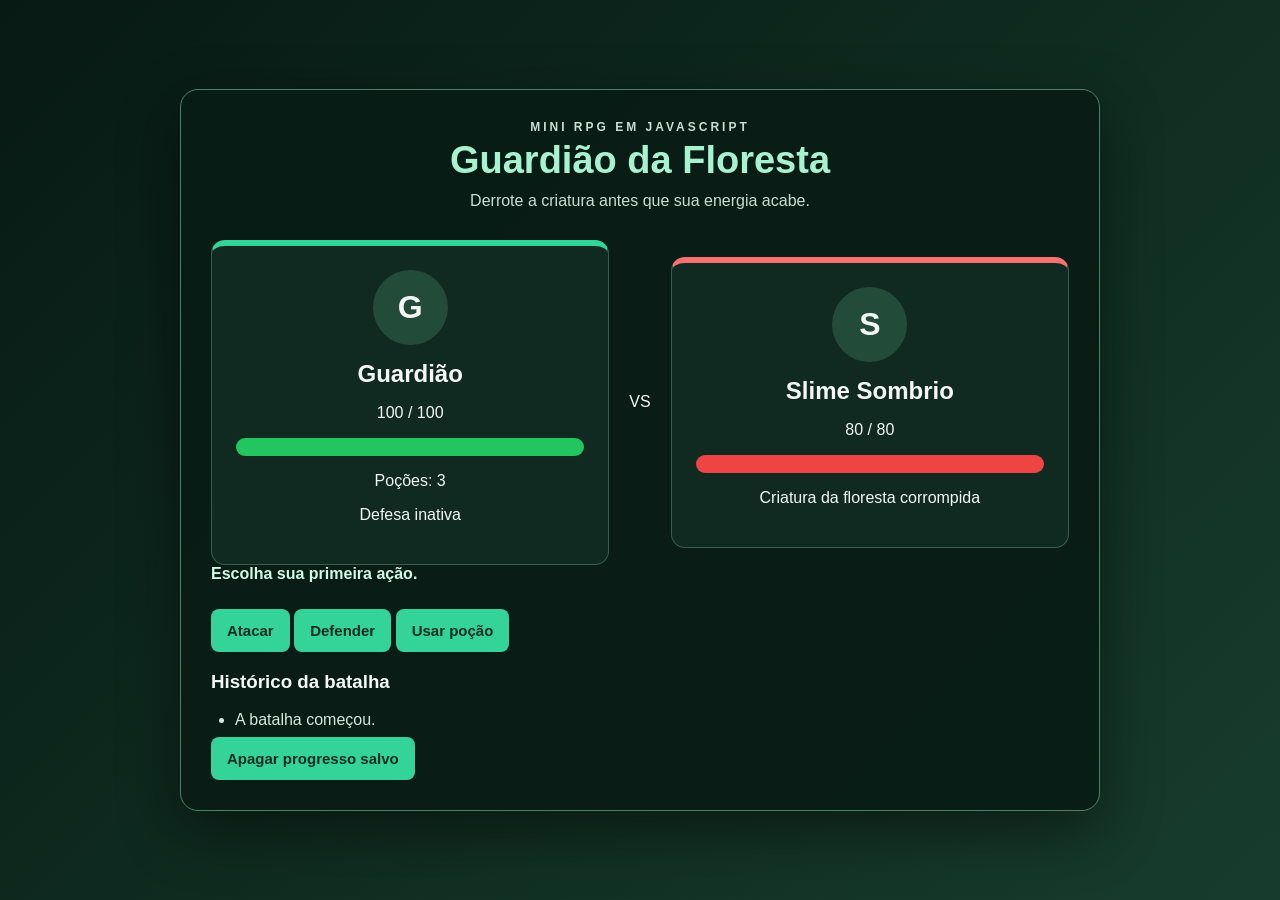
<file: index.html>
<!DOCTYPE html>
<html lang="pt-BR">
<head>
    <meta charset="UTF-8">
    <meta name="viewport" content="width=device-width, initial-scale=1.0">
    <title>Guardião da Floresta</title>
    <link rel="stylesheet" href="style.css">
</head>
<body>
    <main class="game-container">
        <header class="game-header">
            <p class="game-subtitle">Mini RPG em JavaScript</p>
            <h1>Guardião da Floresta</h1>
            <p>Derrote a criatura antes que sua energia acabe.</p>
        </header>

        <section class="status-grid">
            <article class="character-card player-card">
                <div class="character-symbol">G</div>
                <h2>Guardião</h2>
                <p id="player-health-text">100 / 100</p>
                <div class="health-track">
                    <div id="player-health-bar" class="health-bar player-health"></div>
                </div>
                <p>Poções: <span id="potion-count">3</span></p>
                <p id="defense-status">Defesa inativa</p>
            </article>

            <div class="vs">VS</div>

            <article class="character-card enemy-card">
                <div class="character-symbol">S</div>
                <h2 id="enemy-name">Slime Sombrio</h2>
                <p id="enemy-health-text">80 / 80</p>
                <div class="health-track">
                    <div id="enemy-health-bar" class="health-bar enemy-health"></div>
                </div>
                <p>Criatura da floresta corrompida</p>
            </article>
        </section>

        <p id="turn-message" class="turn-message">Escolha sua primeira ação.</p>

        <section class="actions">
            <button id="attack-button" class="action-button">Atacar</button>
            <button id="defend-button" class="action-button">Defender</button>
            <button id="heal-button" class="action-button">Usar poção</button>
            <button id="restart-button" class="action-button secondary" hidden>Reiniciar</button>
        </section>

        <section class="log-section">
            <h3>Histórico da batalha</h3>
            <ul id="battle-log" class="battle-log"></ul>
            <button id="clear-save-button" class="clear-button">Apagar progresso salvo</button>
        </section>
    </main>
    <script src="script.js"></script>
</body>
</html>
</file>
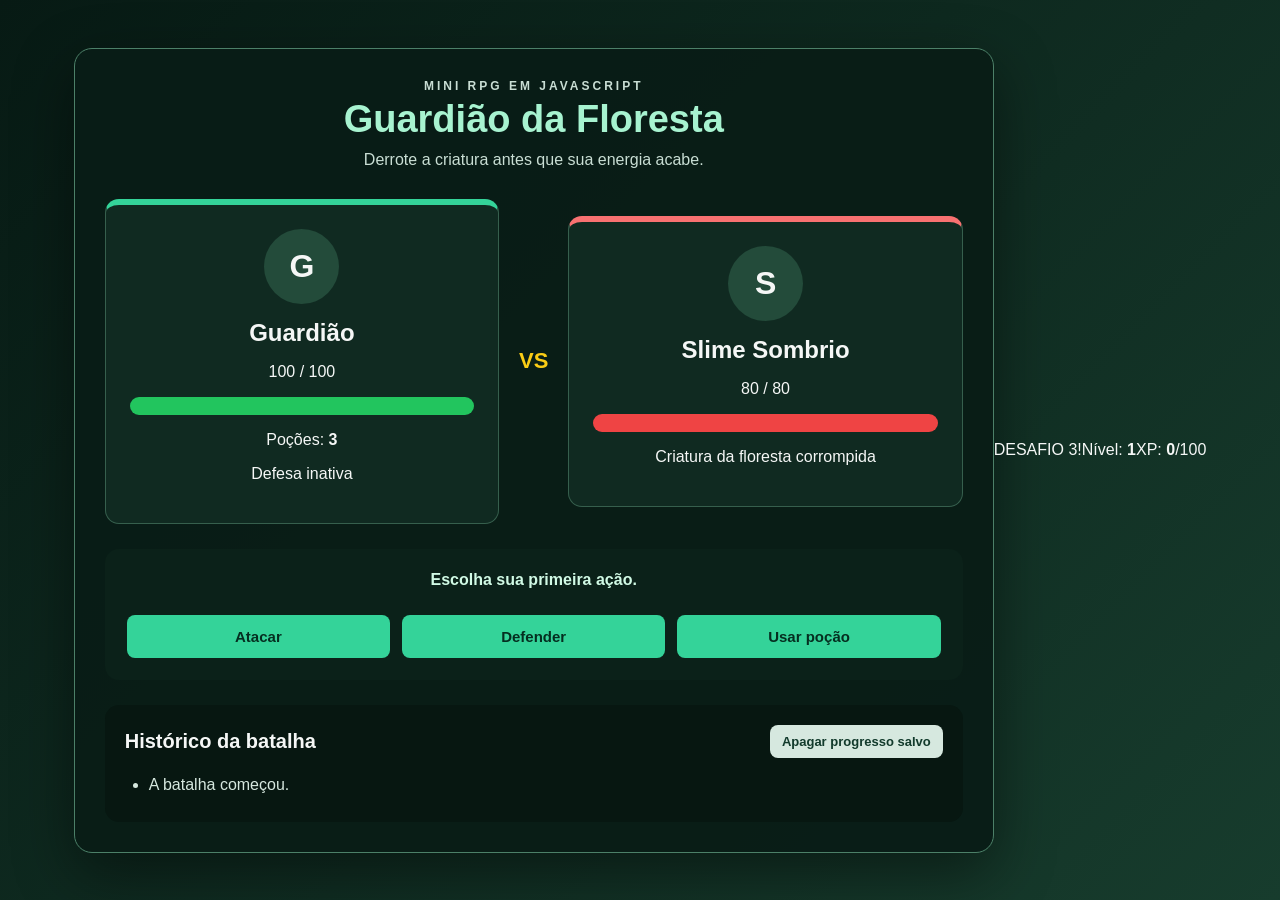
<file: index.html.html>
<!DOCTYPE html>
<html lang="pt-BR">
<head>
    <meta charset="UTF-8">
    <meta name="viewport" content="width=device-width, initial-scale=1.0">
    <title>Guardião da Floresta</title>
    <link rel="stylesheet" href="style.css">
</head>
<body>
    <main class="game-container">
        <header class="game-header">
            <p class="game-subtitle">Mini RPG em JavaScript</p>
            <h1>Guardião da Floresta</h1>
            <p>Derrote a criatura antes que sua energia acabe.</p>
        </header>

        <section class="status-grid">
            <article class="character-card player-card">
                <div class="character-symbol">G</div>
                <h2>Guardião</h2>
                <p id="player-health-text">100 / 100</p>

                <div class="health-track">
                    <div id="player-health-bar" class="health-bar player-health"></div>
                </div>

                <p>Poções: <strong id="potion-count">3</strong></p>
                <p id="defense-status">Defesa inativa</p>
            </article>

            <div class="versus">VS</div>

            <article class="character-card enemy-card">
                <div class="character-symbol">S</div>
                <h2 id="enemy-name">Slime Sombrio</h2>
                <p id="enemy-health-text">80 / 80</p>

                <div class="health-track">
                    <div id="enemy-health-bar" class="health-bar enemy-health"></div>
                </div>

                <p>Criatura da floresta corrompida</p>
            </article>
        </section>

        <section class="turn-panel">
            <p id="turn-message" aria-live="polite">Escolha sua primeira ação.</p>

            <div class="action-buttons">
                <button type="button" id="attack-button">Atacar</button>
                <button type="button" id="defend-button">Defender</button>
                <button type="button" id="heal-button">Usar poção</button>
            </div>

            <button type="button" id="restart-button" hidden>Jogar novamente</button>
        </section>

        <section class="battle-log-panel">
            <div class="panel-heading">
                <h2>Histórico da batalha</h2>
                <button type="button" id="clear-save-button" class="secondary-button">
                    Apagar progresso salvo
                </button>
            </div>

            <ul id="battle-log" aria-live="polite">
                <li>A batalha começou.</li>
            </ul>
        </section>
    </main>

    <script src="script.js"></script>
</body>
</html>

DESAFIO 3!
<p>Nível: <strong id="player-level">1</strong></p>
<p>XP: <strong id="player-exp">0</strong>/100</p>
</file>
<file: style.css>
* {
    box-sizing: border-box;
}

body {
    margin: 0;
    min-height: 100vh;
    display: flex;
    align-items: center;
    justify-content: center;
    padding: 30px;
    font-family: Arial, Helvetica, sans-serif;
    background: linear-gradient(135deg, #071a14, #173c2d);
    color: #f5f7f6;
}

.game-container {
    width: 100%;
    max-width: 920px;
    padding: 30px;
    background: rgba(9, 29, 22, 0.96);
    border: 1px solid #4c8068;
    border-radius: 18px;
    box-shadow: 0 20px 60px rgba(0, 0, 0, 0.45);
}

.game-header {
    text-align: center;
    margin-bottom: 30px;
}

.game-header h1 {
    margin: 5px 0 10px;
    font-size: 38px;
    color: #a7f3d0;
}

.game-header p {
    margin: 0;
    color: #c9ded4;
}

.game-subtitle {
    text-transform: uppercase;
    letter-spacing: 3px;
    font-size: 12px;
    font-weight: bold;
}

.status-grid {
    display: grid;
    grid-template-columns: 1fr auto 1fr;
    align-items: center;
    gap: 20px;
}

.character-card {
    padding: 24px;
    border-radius: 14px;
    text-align: center;
    background: #102a21;
    border: 1px solid #365f4d;
}

.player-card {
    border-top: 6px solid #34d399;
}

.enemy-card {
    border-top: 6px solid #f87171;
}

.character-symbol {
    width: 75px;
    height: 75px;
    display: flex;
    align-items: center;
    justify-content: center;
    margin: 0 auto 15px;
    border-radius: 50%;
    background: #234b3a;
    font-size: 32px;
    font-weight: bold;
}

.character-card h2 {
    margin: 0 0 8px;
}

.health-track {
    height: 18px;
    margin: 12px 0;
    overflow: hidden;
    background: #06100c;
    border-radius: 20px;
}

.health-bar {
    width: 100%;
    height: 100%;
    transition: width 0.4s ease, background 0.4s ease;
}

.player-health {
    background: #22c55e;
}

.enemy-health {
    background: #ef4444;
}

.health-bar.danger {
    background: #f59e0b;
}

.versus {
    font-size: 22px;
    font-weight: bold;
    color: #facc15;
}

.turn-panel {
    margin-top: 25px;
    padding: 22px;
    border-radius: 14px;
    background: #0b2119;
    text-align: center;
}

#turn-message {
    min-height: 28px;
    margin-top: 0;
    font-weight: bold;
    color: #d1fae5;
}

.action-buttons {
    display: grid;
    grid-template-columns: repeat(3, 1fr);
    gap: 12px;
}

button {
    border: none;
    border-radius: 8px;
    padding: 13px 16px;
    font-size: 15px;
    font-weight: bold;
    cursor: pointer;
    background: #34d399;
    color: #052e20;
    transition: transform 0.2s ease, opacity 0.2s ease;
}

button:hover:not(:disabled) {
    transform: translateY(-2px);
}

button:disabled {
    cursor: not-allowed;
    opacity: 0.45;
}

#restart-button {
    margin-top: 15px;
    background: #facc15;
    color: #3f3100;
}

.secondary-button {
    padding: 9px 12px;
    background: #d6e8df;
    color: #123a2c;
    font-size: 13px;
}

.battle-log-panel {
    margin-top: 25px;
    padding: 20px;
    border-radius: 14px;
    background: #071711;
}

.panel-heading {
    display: flex;
    align-items: center;
    justify-content: space-between;
    gap: 15px;
}

.panel-heading h2 {
    margin: 0;
    font-size: 20px;
}

#battle-log {
    max-height: 240px;
    overflow-y: auto;
    margin: 18px 0 0;
    padding-left: 24px;
}

#battle-log li {
    margin-bottom: 8px;
    color: #d6e8df;
}

#battle-log .success {
    color: #86efac;
}

#battle-log .danger {
    color: #fca5a5;
}

#battle-log .warning {
    color: #fde68a;
}

[hidden] {
    display: none;
}

@media (max-width: 700px) {
    .status-grid {
        grid-template-columns: 1fr;
    }

    .versus {
        padding: 5px;
        text-align: center;
    }

    .action-buttons {
        grid-template-columns: 1fr;
    }

    .panel-heading {
        align-items: stretch;
        flex-direction: column;
    }
}
</file>
